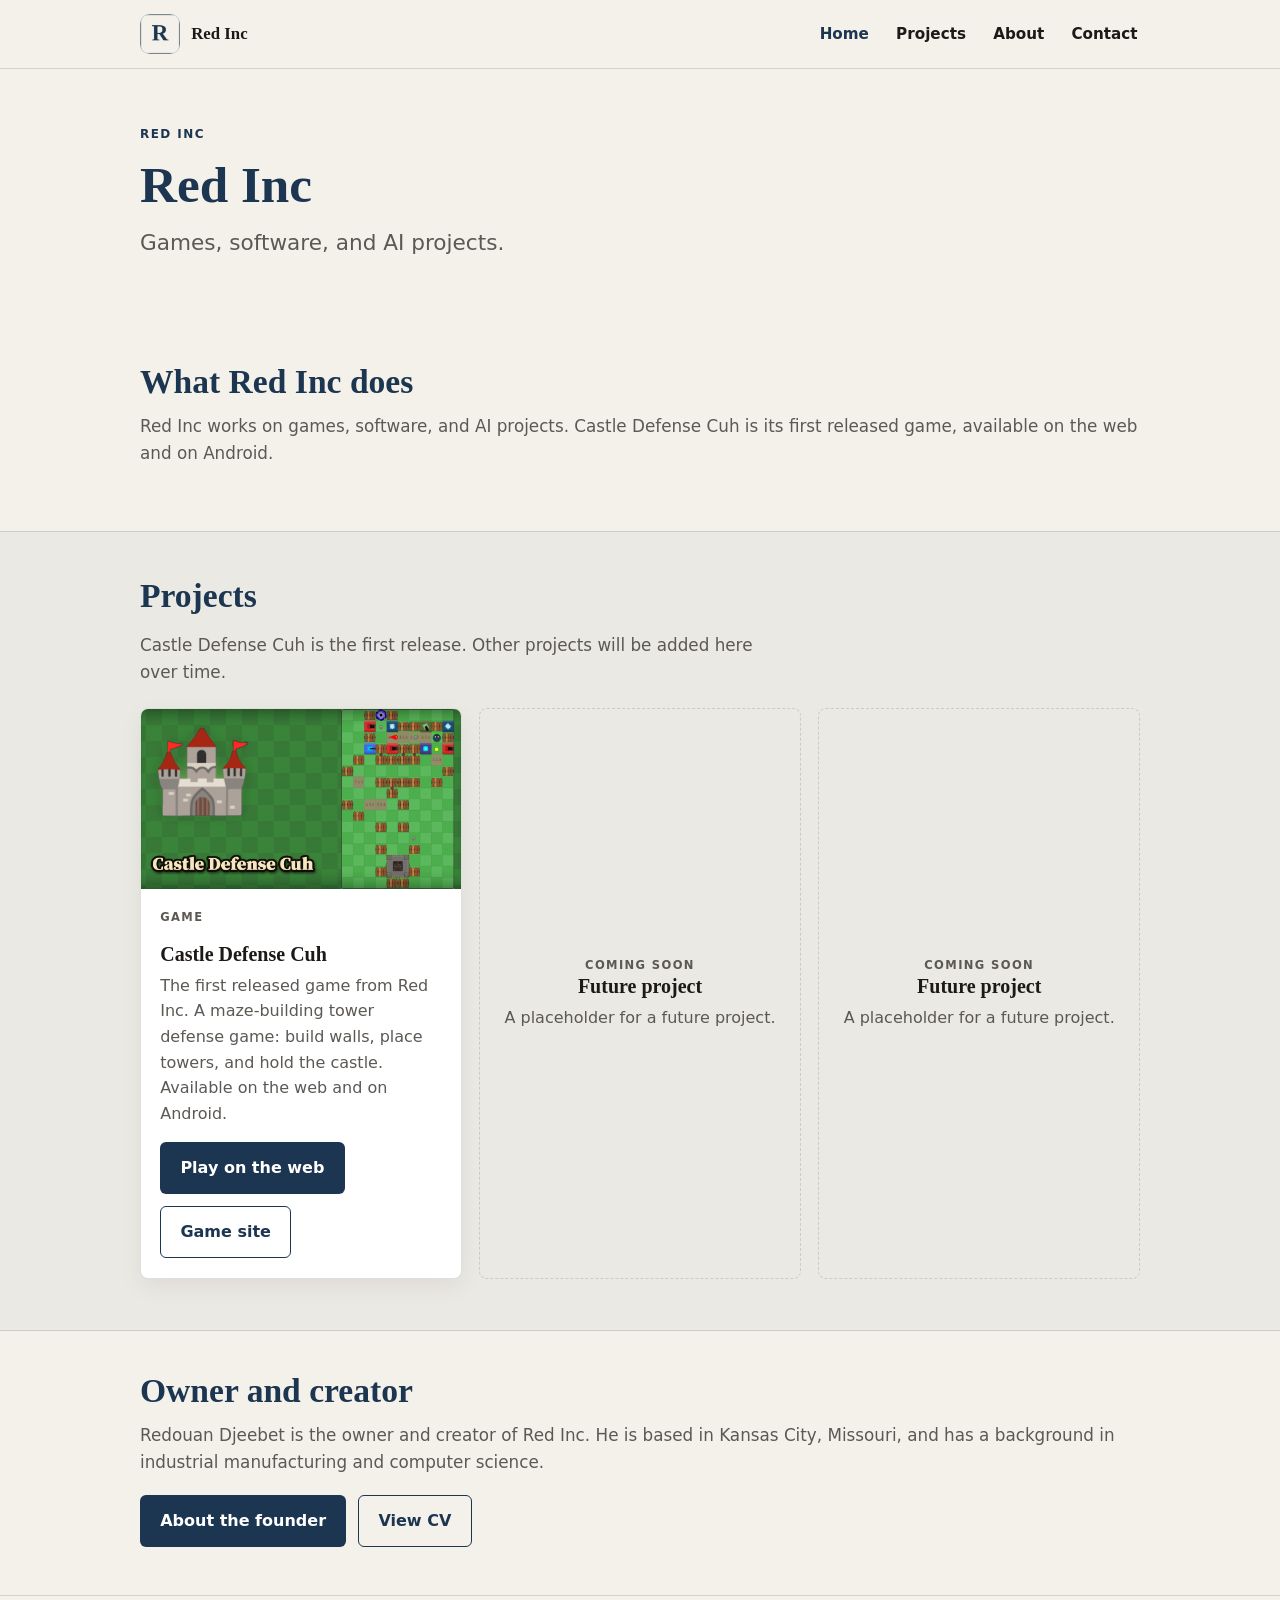
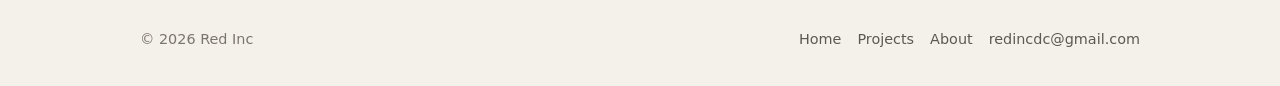
<file: index.html>
<!DOCTYPE html>
<html lang="en">
<head>
  <meta charset="utf-8">
  <meta name="viewport" content="width=device-width, initial-scale=1, viewport-fit=cover">
  <title>Red Inc</title>
  <meta name="description" content="Red Inc works on games, software, and AI projects. Castle Defense Cuh is its first released game.">
  <meta name="theme-color" content="#f4f1ea">
  <link rel="icon" href="/favicon.ico" sizes="any">
  <link rel="icon" type="image/png" sizes="32x32" href="/favicon-32.png">
  <link rel="apple-touch-icon" href="/apple-touch-icon.png">
  <meta property="og:title" content="Red Inc">
  <meta property="og:description" content="Red Inc works on games, software, and AI projects. Castle Defense Cuh is its first released game.">
  <meta property="og:image" content="/assets/og.png">
  <meta property="og:type" content="website">
  <link rel="stylesheet" href="/style.css">
</head>
<body>
  <a class="skip" href="#main">Skip to content</a>
  <header class="site-header">
    <div class="wrap header-inner">
      <a class="brand" href="/">
        <img src="/assets/logo.png" width="40" height="40" alt="">
        <span class="brand-name">Red Inc</span>
      </a>
      <input type="checkbox" id="nav-toggle" class="nav-toggle">
      <label for="nav-toggle" class="nav-toggle-btn" aria-label="Menu">Menu</label>
      <nav class="nav" aria-label="Primary">
        <a href="/" aria-current="page">Home</a>
        <a href="/projects/">Projects</a>
        <a href="/about/">About</a>
        <a href="mailto:redincdc@gmail.com">Contact</a>
      </nav>
    </div>
  </header>

  <main id="main">
    <section class="hero">
      <div class="wrap">
        <p class="eyebrow">Red Inc</p>
        <h1>Red Inc</h1>
        <p class="subtitle">Games, software, and AI projects.</p>
      </div>
    </section>

    <section class="what-we-do" id="work">
      <div class="wrap">
        <h2>What Red Inc does</h2>
        <p>Red Inc works on games, software, and AI projects. Castle Defense Cuh is its first released game, available on the web and on Android.</p>
      </div>
    </section>

    <section class="projects-band" id="projects">
      <div class="wrap">
        <h2>Projects</h2>
        <p class="section-intro">Castle Defense Cuh is the first release. Other projects will be added here over time.</p>
        <div class="project-grid">
          <article class="project-card">
            <div class="project-media">
              <img src="/assets/cdc/og-preview.png" alt="Castle Defense Cuh: a castle, maze walls, and towers." width="1200" height="630">
            </div>
            <div class="project-body">
              <p class="project-kicker">Game</p>
              <h3>Castle Defense Cuh</h3>
              <p>The first released game from Red Inc. A maze-building tower defense game: build walls, place towers, and hold the castle. Available on the web and on Android.</p>
              <div class="cta-row">
                <a class="btn btn-primary" href="/castledefensecuh/play/">Play on the web</a>
                <a class="btn btn-ghost" href="/castledefensecuh/">Game site</a>
              </div>
            </div>
          </article>
          <article class="project-card placeholder">
            <p class="project-kicker">Coming soon</p>
            <h3>Future project</h3>
            <p>A placeholder for a future project.</p>
          </article>
          <article class="project-card placeholder">
            <p class="project-kicker">Coming soon</p>
            <h3>Future project</h3>
            <p>A placeholder for a future project.</p>
          </article>
        </div>
      </div>
    </section>

    <section class="founder-band" id="founder">
      <div class="wrap">
        <h2>Owner and creator</h2>
        <div class="founder-blurb">
          <p>Redouan Djeebet is the owner and creator of Red Inc. He is based in Kansas City, Missouri, and has a background in industrial manufacturing and computer science.</p>
        </div>
        <div class="cta-row">
          <a class="btn btn-primary" href="/about/">About the founder</a>
          <a class="btn btn-ghost" href="/cv/">View CV</a>
        </div>
      </div>
    </section>
  </main>

  <footer class="site-footer">
    <div class="wrap footer-inner">
      <p>© 2026 Red Inc</p>
      <div class="footer-links">
        <a href="/">Home</a>
        <a href="/projects/">Projects</a>
        <a href="/about/">About</a>
        <a href="mailto:redincdc@gmail.com">redincdc@gmail.com</a>
      </div>
    </div>
  </footer>
</body>
</html>
</file>
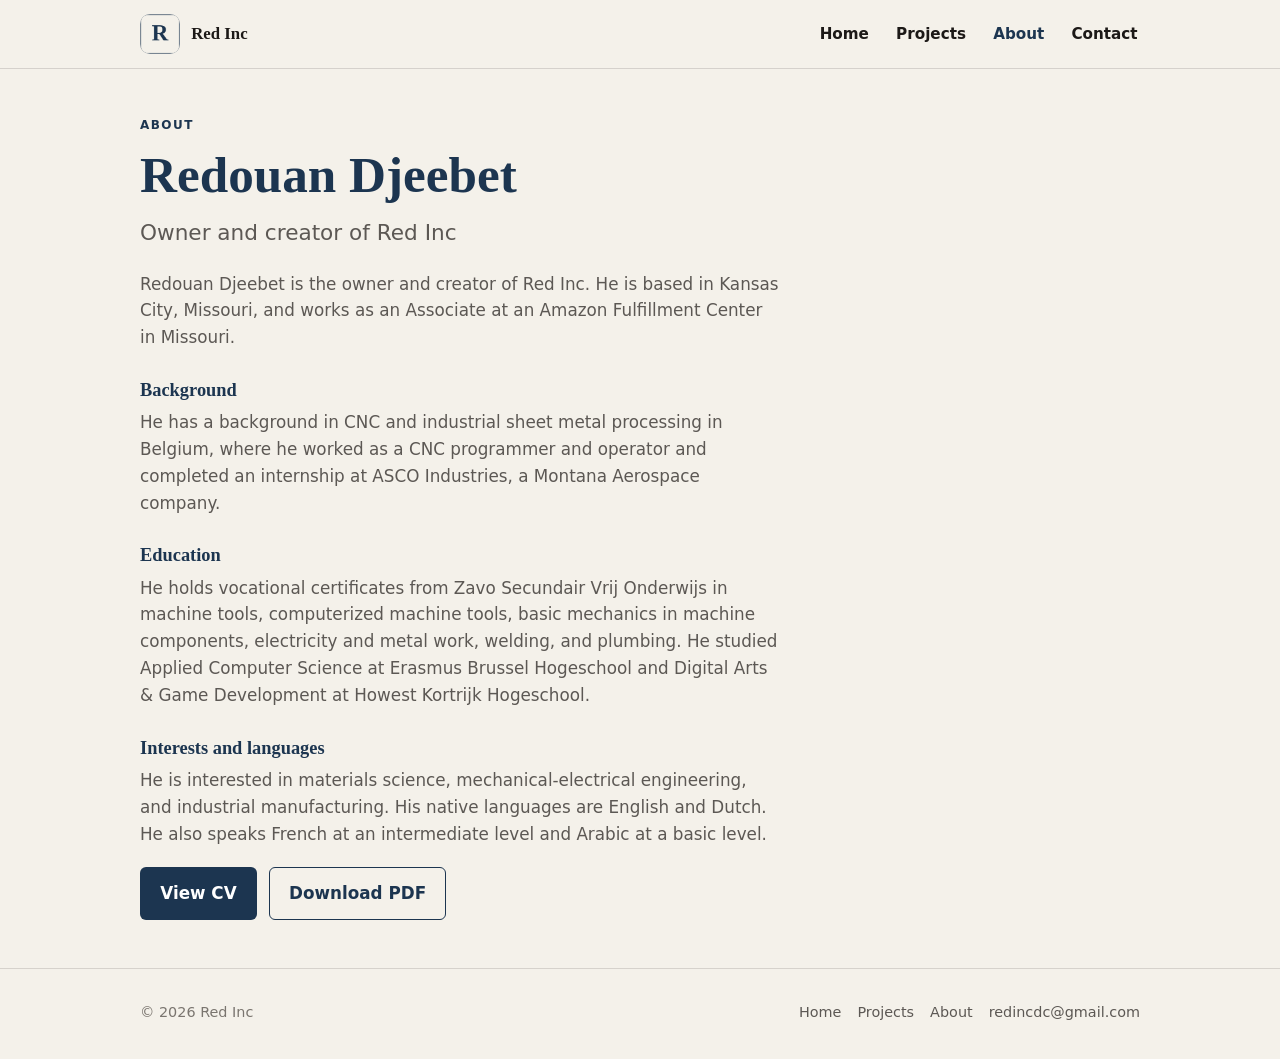
<file: about/index.html>
<!DOCTYPE html>
<html lang="en">
<head>
  <meta charset="utf-8">
  <meta name="viewport" content="width=device-width, initial-scale=1, viewport-fit=cover">
  <title>About — Red Inc</title>
  <meta name="description" content="Redouan Djeebet is the owner and creator of Red Inc.">
  <meta name="theme-color" content="#f4f1ea">
  <link rel="icon" href="/favicon.ico" sizes="any">
  <link rel="icon" type="image/png" sizes="32x32" href="/favicon-32.png">
  <link rel="apple-touch-icon" href="/apple-touch-icon.png">
  <meta property="og:title" content="About — Red Inc">
  <meta property="og:description" content="Redouan Djeebet is the owner and creator of Red Inc.">
  <meta property="og:image" content="/assets/og.png">
  <meta property="og:type" content="website">
  <link rel="stylesheet" href="/style.css">
</head>
<body>
  <a class="skip" href="#main">Skip to content</a>
  <header class="site-header">
    <div class="wrap header-inner">
      <a class="brand" href="/">
        <img src="/assets/logo.png" width="40" height="40" alt="">
        <span class="brand-name">Red Inc</span>
      </a>
      <input type="checkbox" id="nav-toggle" class="nav-toggle">
      <label for="nav-toggle" class="nav-toggle-btn" aria-label="Menu">Menu</label>
      <nav class="nav" aria-label="Primary">
        <a href="/">Home</a>
        <a href="/projects/">Projects</a>
        <a href="/about/" aria-current="page">About</a>
        <a href="mailto:redincdc@gmail.com">Contact</a>
      </nav>
    </div>
  </header>

  <main id="main" class="page-body">
    <div class="wrap">
      <p class="eyebrow">About</p>
      <h1>Redouan Djeebet</h1>
      <p class="subtitle">Owner and creator of Red Inc</p>
      <div class="prose">
        <p>Redouan Djeebet is the owner and creator of Red Inc. He is based in Kansas City, Missouri, and works as an Associate at an Amazon Fulfillment Center in Missouri.</p>
        <h2>Background</h2>
        <p>He has a background in CNC and industrial sheet metal processing in Belgium, where he worked as a CNC programmer and operator and completed an internship at ASCO Industries, a Montana Aerospace company.</p>
        <h2>Education</h2>
        <p>He holds vocational certificates from Zavo Secundair Vrij Onderwijs in machine tools, computerized machine tools, basic mechanics in machine components, electricity and metal work, welding, and plumbing. He studied Applied Computer Science at Erasmus Brussel Hogeschool and Digital Arts &amp; Game Development at Howest Kortrijk Hogeschool.</p>
        <h2>Interests and languages</h2>
        <p>He is interested in materials science, mechanical-electrical engineering, and industrial manufacturing. His native languages are English and Dutch. He also speaks French at an intermediate level and Arabic at a basic level.</p>
        <div class="cta-row">
          <a class="btn btn-primary" href="/cv/">View CV</a>
          <a class="btn btn-ghost" href="/cv/Redouan-Djeebet-CV.pdf" download="Redouan-Djeebet-CV.pdf">Download PDF</a>
        </div>
      </div>
    </div>
  </main>

  <footer class="site-footer">
    <div class="wrap footer-inner">
      <p>© 2026 Red Inc</p>
      <div class="footer-links">
        <a href="/">Home</a>
        <a href="/projects/">Projects</a>
        <a href="/about/">About</a>
        <a href="mailto:redincdc@gmail.com">redincdc@gmail.com</a>
      </div>
    </div>
  </footer>
</body>
</html>
</file>
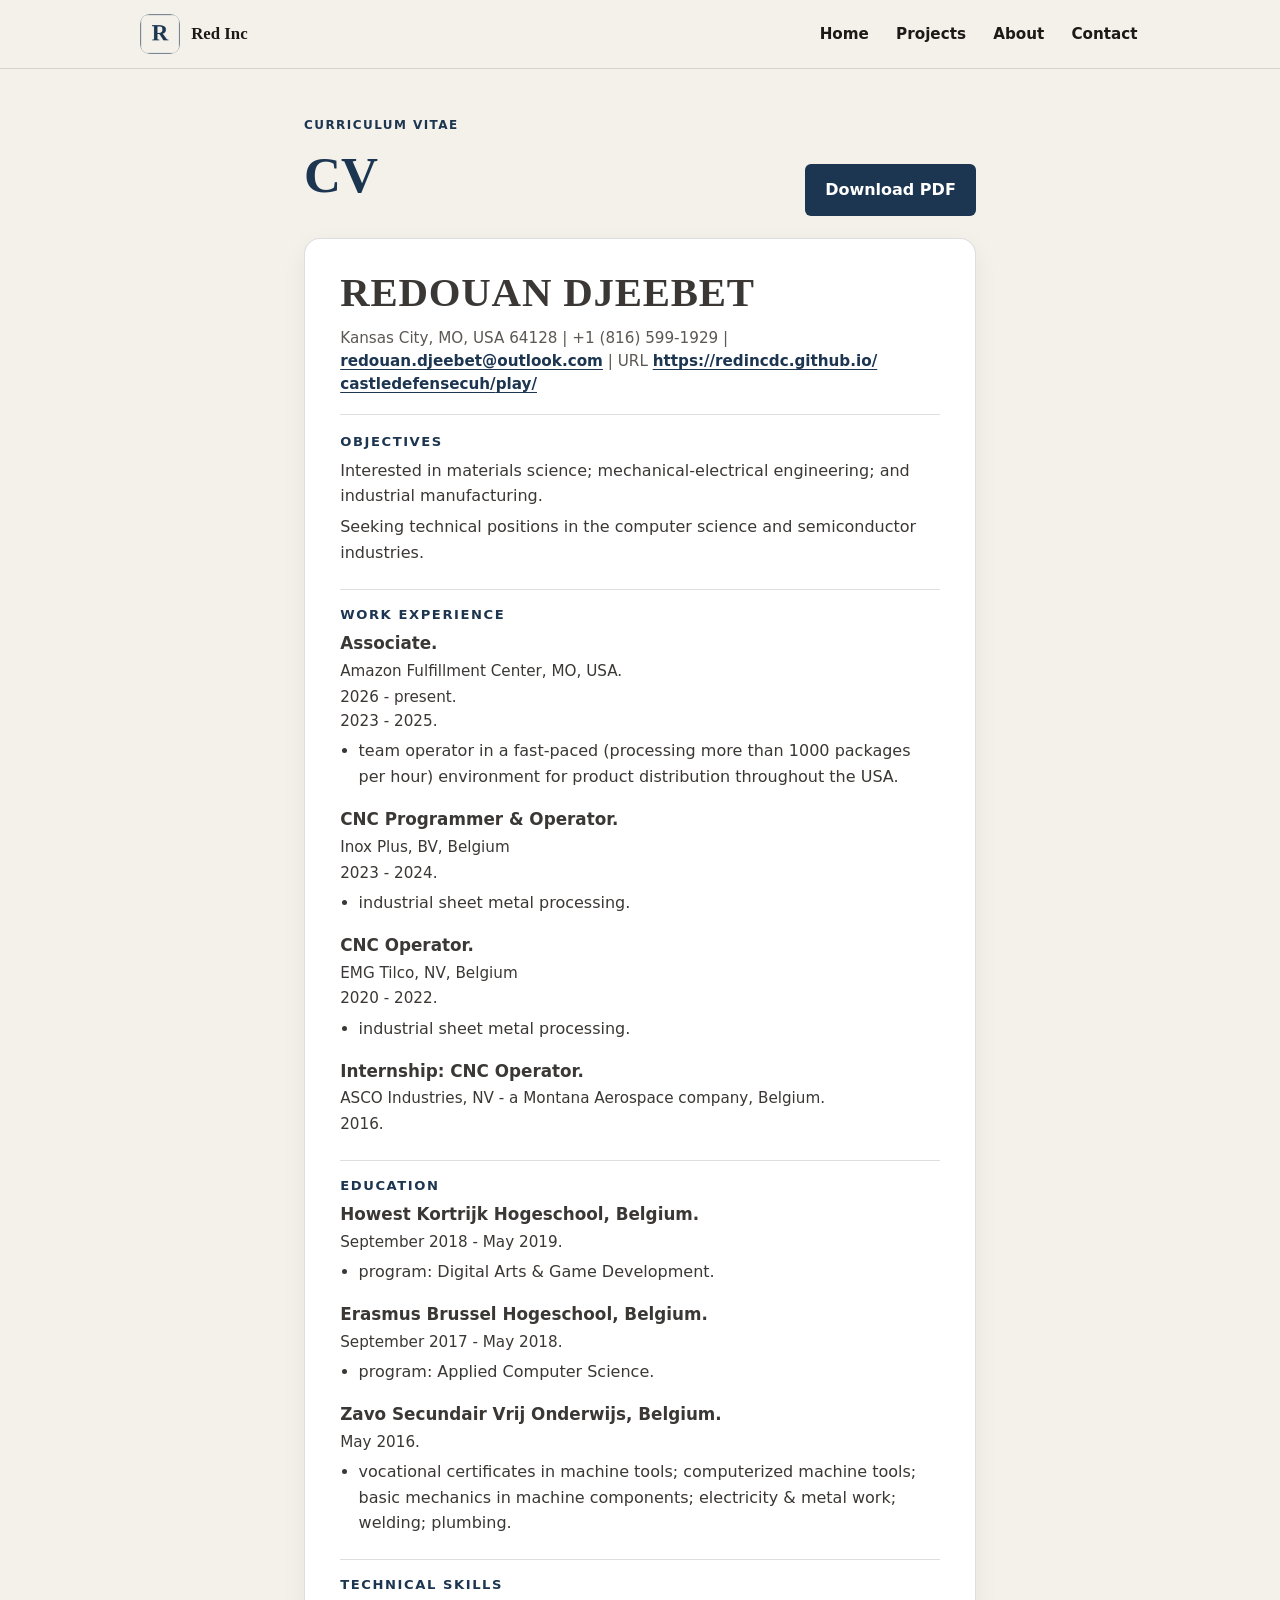
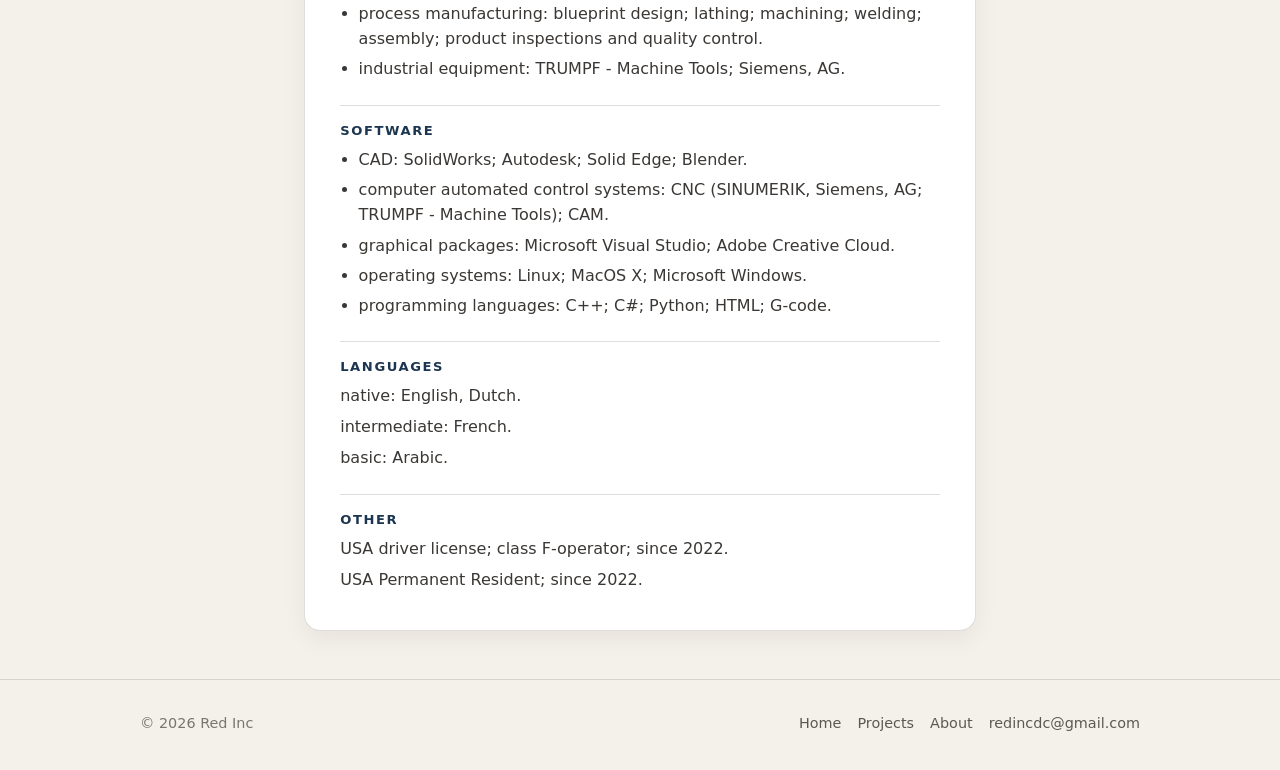
<file: cv/index.html>
<!DOCTYPE html>
<html lang="en">
<head>
  <meta charset="utf-8">
  <meta name="viewport" content="width=device-width, initial-scale=1, viewport-fit=cover">
  <title>CV — Redouan Djeebet</title>
  <meta name="description" content="CV of Redouan Djeebet, owner and creator of Red Inc.">
  <meta name="theme-color" content="#f4f1ea">
  <link rel="icon" href="/favicon.ico" sizes="any">
  <link rel="icon" type="image/png" sizes="32x32" href="/favicon-32.png">
  <link rel="apple-touch-icon" href="/apple-touch-icon.png">
  <meta property="og:title" content="CV — Redouan Djeebet">
  <meta property="og:description" content="CV of Redouan Djeebet, owner and creator of Red Inc.">
  <meta property="og:image" content="/assets/og.png">
  <meta property="og:type" content="website">
  <link rel="stylesheet" href="/style.css">
</head>
<body>
  <a class="skip" href="#main">Skip to content</a>
  <header class="site-header">
    <div class="wrap header-inner">
      <a class="brand" href="/">
        <img src="/assets/logo.png" width="40" height="40" alt="">
        <span class="brand-name">Red Inc</span>
      </a>
      <input type="checkbox" id="nav-toggle" class="nav-toggle">
      <label for="nav-toggle" class="nav-toggle-btn" aria-label="Menu">Menu</label>
      <nav class="nav" aria-label="Primary">
        <a href="/">Home</a>
        <a href="/projects/">Projects</a>
        <a href="/about/">About</a>
        <a href="mailto:redincdc@gmail.com">Contact</a>
      </nav>
    </div>
  </header>

<main id="main" class="page-body">
    <div class="wrap">
      <div class="cv-toolbar">
        <div>
          <p class="eyebrow">Curriculum vitae</p>
          <h1>CV</h1>
        </div>
        <a class="btn btn-primary cv-download" href="/cv/Redouan-Djeebet-CV.pdf" download="Redouan-Djeebet-CV.pdf">Download PDF</a>
      </div>

      <article class="cv-panel">
              <p class="cv-name">REDOUAN DJEEBET</p>

              <!-- CONTACT: swap this whole #cv-contact block if Red wants only redincdc@gmail.com shown. -->
              <div id="cv-contact">
                <p>Kansas City, MO, USA 64128 | +1 (816) 599-1929 | <a href="mailto:redouan.djeebet@outlook.com">redouan.djeebet@outlook.com</a> | URL <a href="https://redincdc.github.io/castledefensecuh/play/">https://redincdc.github.io/<wbr>castledefensecuh/<wbr>play/</a></p>
              </div>

              
              <section class="cv-section">
              <h2>Objectives</h2>
              
              <div class="cv-lines">
                <p>Interested in materials science; mechanical-electrical engineering; and industrial manufacturing.</p>
                <p>Seeking technical positions in the computer science and semiconductor industries.</p>
              </div>
              </section>

              <section class="cv-section">
              <h2>Work Experience</h2>
              

              <div class="job">
                <p class="job-title">Associate.</p>
                <p class="job-place">Amazon Fulfillment Center, MO, USA.</p>
                <p class="job-dates">2026 - present.
      2023 - 2025.</p>
                <ul>
                  <li>team operator in a fast-paced (processing more than 1000 packages per hour) environment for product distribution throughout the USA.</li>
                </ul>
              </div>

              <div class="job">
                <p class="job-title">CNC Programmer &amp; Operator.</p>
                <p class="job-place">Inox Plus, BV, Belgium</p>
                <p class="job-dates">2023 - 2024.</p>
                <ul>
                  <li>industrial sheet metal processing.</li>
                </ul>
              </div>

              <div class="job">
                <p class="job-title">CNC Operator.</p>
                <p class="job-place">EMG Tilco, NV, Belgium</p>
                <p class="job-dates">2020 - 2022.</p>
                <ul>
                  <li>industrial sheet metal processing.</li>
                </ul>
              </div>

              <div class="job">
                <p class="job-title">Internship: CNC Operator.</p>
                <p class="job-place">ASCO Industries, NV - a Montana Aerospace company, Belgium.</p>
                <p class="job-dates">2016.</p>
              </div>
              </section>

              <section class="cv-section cv-keep">
              <h2>Education</h2>
              

              <div class="job">
                <p class="job-title">Howest Kortrijk Hogeschool, Belgium.</p>
                <p class="job-dates">September 2018 - May 2019.</p>
                <ul>
                  <li>program: Digital Arts &amp; Game Development.</li>
                </ul>
              </div>

              <div class="job">
                <p class="job-title">Erasmus Brussel Hogeschool, Belgium.</p>
                <p class="job-dates">September 2017 - May 2018.</p>
                <ul>
                  <li>program: Applied Computer Science.</li>
                </ul>
              </div>

              <div class="job">
                <p class="job-title">Zavo Secundair Vrij Onderwijs, Belgium.</p>
                <p class="job-dates">May 2016.</p>
                <ul>
                  <li>vocational certificates in machine tools; computerized machine tools; basic mechanics in machine components; electricity &amp; metal work; welding; plumbing.</li>
                </ul>
              </div>
              </section>

              <section class="cv-section">
              <h2>Technical Skills</h2>
              
              <ul>
                <li>process manufacturing: blueprint design; lathing; machining; welding; assembly; product inspections and quality control.</li>
                <li>industrial equipment: TRUMPF - Machine Tools; Siemens, AG.</li>
              </ul>
              </section>

              <section class="cv-section">
              <h2>Software</h2>
              
              <ul>
                <li>CAD: SolidWorks; Autodesk; Solid Edge; Blender.</li>
                <li>computer automated control systems: CNC (SINUMERIK, Siemens, AG; TRUMPF - Machine Tools); CAM.</li>
                <li>graphical packages: Microsoft Visual Studio; Adobe Creative Cloud.</li>
                <li>operating systems: Linux; MacOS X; Microsoft Windows.</li>
                <li>programming languages: C++; C#; Python; HTML; G-code.</li>
              </ul>
              </section>

              <section class="cv-section">
              <h2>Languages</h2>
              
              <div class="cv-lines">
                <p>native: English, Dutch.</p>
                <p>intermediate: French.</p>
                <p>basic: Arabic.</p>
              </div>
              </section>

              <section class="cv-section">
              <h2>Other</h2>
              
              <div class="cv-lines">
                <p>USA driver license; class F-operator; since 2022.</p>
                <p>USA Permanent Resident; since 2022.</p>
              </div>
              </section>
      </article>
    </div>
  </main>

  <footer class="site-footer">
    <div class="wrap footer-inner">
      <p>© 2026 Red Inc</p>
      <div class="footer-links">
        <a href="/">Home</a>
        <a href="/projects/">Projects</a>
        <a href="/about/">About</a>
        <a href="mailto:redincdc@gmail.com">redincdc@gmail.com</a>
      </div>
    </div>
  </footer>
</body>
</html>
</file>
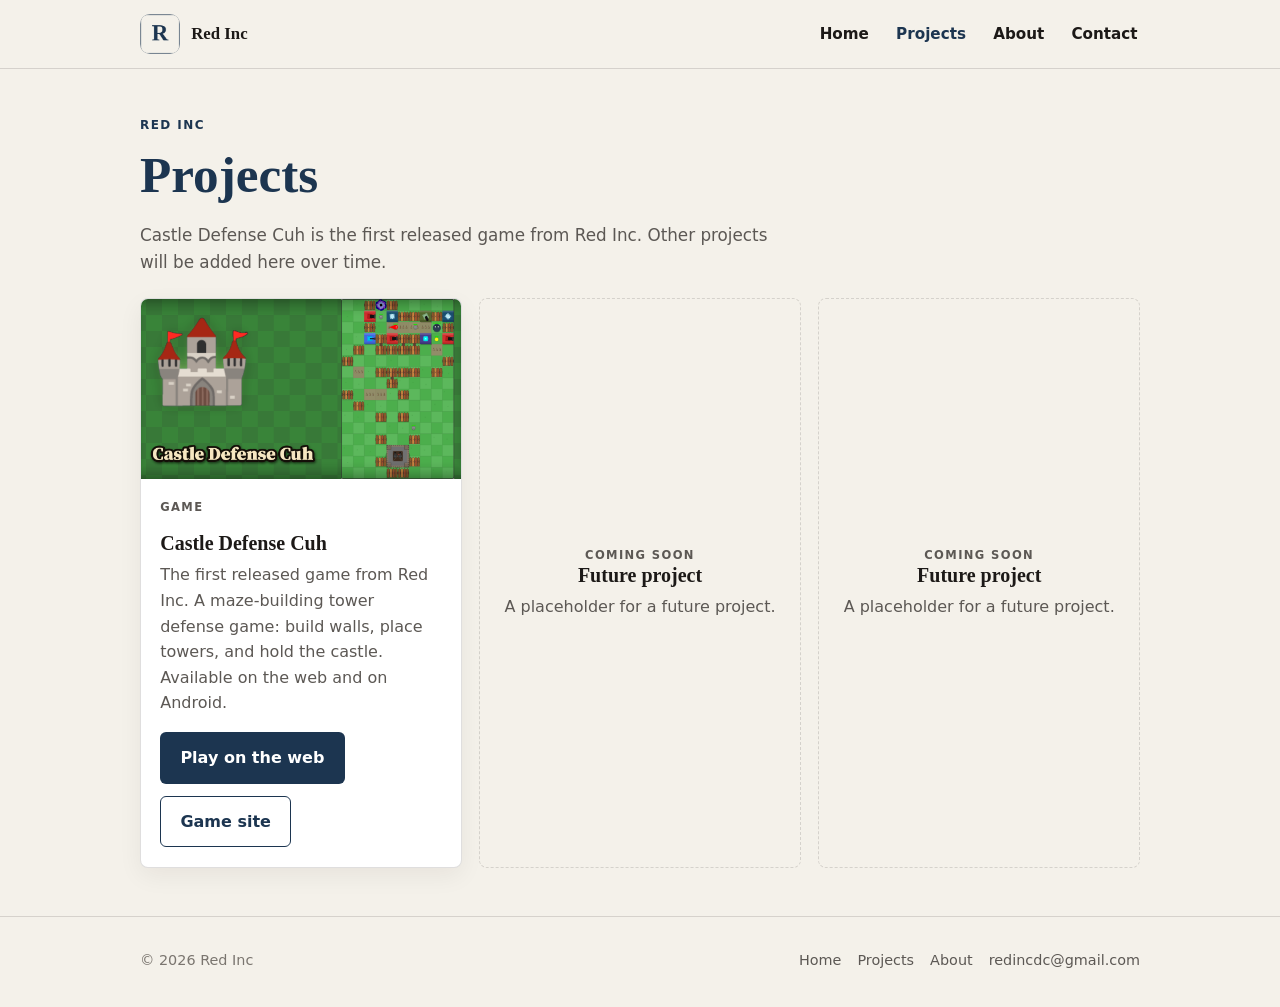
<file: portfolio/index.html>
<!DOCTYPE html>
<html lang="en">
<head>
  <meta charset="utf-8">
  <meta http-equiv="refresh" content="0; url=/projects/">
  <link rel="canonical" href="/projects/">
  <title>Projects — Redouan Djeebet</title>
  <script>location.replace("/projects/");</script>
</head>
<body>
  <p>This page has moved to <a href="/projects/">Projects</a>.</p>
</body>
</html>
</file>
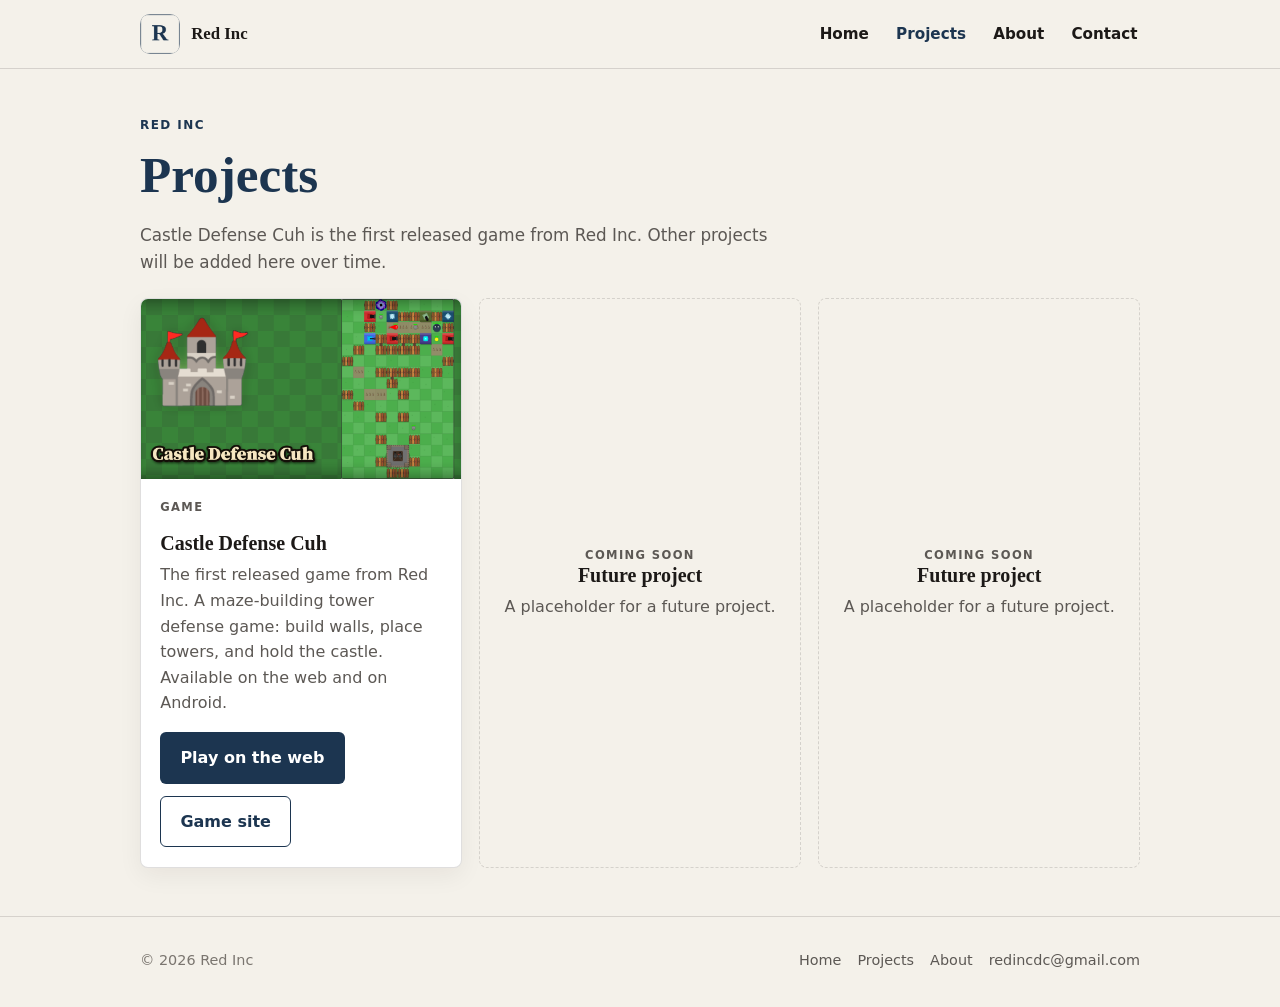
<file: projects/index.html>
<!DOCTYPE html>
<html lang="en">
<head>
  <meta charset="utf-8">
  <meta name="viewport" content="width=device-width, initial-scale=1, viewport-fit=cover">
  <title>Projects — Red Inc</title>
  <meta name="description" content="Projects from Red Inc, including Castle Defense Cuh, its first released game.">
  <meta name="theme-color" content="#f4f1ea">
  <link rel="icon" href="/favicon.ico" sizes="any">
  <link rel="icon" type="image/png" sizes="32x32" href="/favicon-32.png">
  <link rel="apple-touch-icon" href="/apple-touch-icon.png">
  <meta property="og:title" content="Projects — Red Inc">
  <meta property="og:description" content="Projects from Red Inc, including Castle Defense Cuh, its first released game.">
  <meta property="og:image" content="/assets/og.png">
  <meta property="og:type" content="website">
  <link rel="stylesheet" href="/style.css">
</head>
<body>
  <a class="skip" href="#main">Skip to content</a>
  <header class="site-header">
    <div class="wrap header-inner">
      <a class="brand" href="/">
        <img src="/assets/logo.png" width="40" height="40" alt="">
        <span class="brand-name">Red Inc</span>
      </a>
      <input type="checkbox" id="nav-toggle" class="nav-toggle">
      <label for="nav-toggle" class="nav-toggle-btn" aria-label="Menu">Menu</label>
      <nav class="nav" aria-label="Primary">
        <a href="/">Home</a>
        <a href="/projects/" aria-current="page">Projects</a>
        <a href="/about/">About</a>
        <a href="mailto:redincdc@gmail.com">Contact</a>
      </nav>
    </div>
  </header>

  <main id="main" class="page-body">
    <div class="wrap">
      <p class="eyebrow">Red Inc</p>
      <h1>Projects</h1>
      <p class="page-lead">Castle Defense Cuh is the first released game from Red Inc. Other projects will be added here over time.</p>
      <div class="project-grid">
          <article class="project-card">
            <div class="project-media">
              <img src="/assets/cdc/og-preview.png" alt="Castle Defense Cuh: a castle, maze walls, and towers." width="1200" height="630">
            </div>
            <div class="project-body">
              <p class="project-kicker">Game</p>
              <h3>Castle Defense Cuh</h3>
              <p>The first released game from Red Inc. A maze-building tower defense game: build walls, place towers, and hold the castle. Available on the web and on Android.</p>
              <div class="cta-row">
                <a class="btn btn-primary" href="/castledefensecuh/play/">Play on the web</a>
                <a class="btn btn-ghost" href="/castledefensecuh/">Game site</a>
              </div>
            </div>
          </article>
          <article class="project-card placeholder">
            <p class="project-kicker">Coming soon</p>
            <h3>Future project</h3>
            <p>A placeholder for a future project.</p>
          </article>
          <article class="project-card placeholder">
            <p class="project-kicker">Coming soon</p>
            <h3>Future project</h3>
            <p>A placeholder for a future project.</p>
          </article>
      </div>
    </div>
  </main>

  <footer class="site-footer">
    <div class="wrap footer-inner">
      <p>© 2026 Red Inc</p>
      <div class="footer-links">
        <a href="/">Home</a>
        <a href="/projects/">Projects</a>
        <a href="/about/">About</a>
        <a href="mailto:redincdc@gmail.com">redincdc@gmail.com</a>
      </div>
    </div>
  </footer>
</body>
</html>
</file>
<file: style.css>
/* Red Inc — company site
   Clean, corporate. No webfonts, no trackers, no third-party requests. */

:root {
  --bg: #f4f1ea;
  --bg-soft: #ece8e0;
  --panel: #ffffff;
  --ink: #1c1917;
  --muted: #5c5854;
  --faint: #7a756f;
  --accent: #1c3550;
  --accent-2: #15283c;
  --line: rgba(28, 25, 23, 0.14);
  --max: 1000px;
  --radius: 8px;
  --shadow: 0 8px 24px rgba(28, 25, 23, 0.06);
  --font: "Segoe UI", system-ui, -apple-system, Roboto, Ubuntu, Cantarell, "Noto Sans", sans-serif;
  --display: Georgia, "Palatino Linotype", Palatino, "Book Antiqua", "Times New Roman", serif;
}

*, *::before, *::after { box-sizing: border-box; }
html { scroll-behavior: smooth; color-scheme: light; }
@media (prefers-reduced-motion: reduce) {
  html { scroll-behavior: auto; }
  *, *::before, *::after { animation: none !important; transition: none !important; }
}

body {
  margin: 0;
  font-family: var(--font);
  background: var(--bg);
  color: var(--ink);
  line-height: 1.6;
  -webkit-font-smoothing: antialiased;
  text-rendering: optimizeLegibility;
  padding-left: env(safe-area-inset-left);
  padding-right: env(safe-area-inset-right);
}

img { max-width: 100%; height: auto; display: block; }
a { color: var(--accent); text-underline-offset: 3px; }
a:hover { color: var(--accent-2); }
:focus-visible { outline: 2px solid var(--accent); outline-offset: 3px; }

.wrap, .container {
  width: min(100% - 2.5rem, var(--max));
  margin-inline: auto;
}

/* ----- header ----- */
.site-header {
  position: sticky;
  top: 0;
  z-index: 40;
  background: color-mix(in srgb, var(--bg) 90%, transparent);
  backdrop-filter: blur(12px);
  border-bottom: 1px solid var(--line);
  padding-top: env(safe-area-inset-top);
}
.header-inner {
  display: flex;
  align-items: center;
  justify-content: space-between;
  gap: 1rem;
  min-height: 4.25rem;
}
.brand {
  display: flex;
  align-items: center;
  gap: 0.7rem;
  color: inherit;
  text-decoration: none;
  font-family: var(--display);
  font-weight: 700;
  font-size: 1.1rem;
}
.brand img, .logo {
  width: 40px;
  height: 40px;
  border-radius: 10px;
}
.brand-name { font-size: 1.05rem; }

.nav-toggle { position: absolute; opacity: 0; pointer-events: none; width: 0; height: 0; }
.nav-toggle-btn {
  display: none;
  align-items: center;
  justify-content: center;
  background: var(--panel);
  color: var(--ink);
  border: 1px solid var(--line);
  border-radius: 10px;
  min-height: 44px;
  min-width: 44px;
  padding: 0.45rem 0.75rem;
  font: inherit;
  font-weight: 600;
  cursor: pointer;
}
.nav {
  display: flex;
  gap: 0.2rem 1.4rem;
  align-items: center;
  flex-wrap: wrap;
}
.nav a {
  color: var(--ink);
  text-decoration: none;
  font-size: 0.95rem;
  font-weight: 600;
  padding: 0.45rem 0.15rem;
}
.nav a:hover,
.nav a[aria-current="page"] { color: var(--accent); }

@media (max-width: 760px) {
  .nav-toggle-btn { display: inline-flex; }
  .nav {
    display: none;
    position: absolute;
    left: 0; right: 0;
    top: 100%;
    flex-direction: column;
    align-items: stretch;
    gap: 0;
    background: var(--bg);
    border-bottom: 1px solid var(--line);
    padding: 0.5rem 1.25rem 1rem;
  }
  .nav-toggle:checked ~ .nav { display: flex; }
  .nav a {
    padding: 0.85rem 0.2rem;
    border-bottom: 1px solid var(--line);
    min-height: 44px;
    display: flex;
    align-items: center;
  }
  .header-inner { position: relative; }
}

/* ----- typography / sections ----- */
.eyebrow, .section-kicker, .tag {
  display: inline-block;
  font-size: 0.75rem;
  font-weight: 700;
  letter-spacing: 0.12em;
  text-transform: uppercase;
  color: var(--accent);
  margin: 0 0 0.7rem;
}
h1, h2, h3 {
  font-family: var(--display);
  font-weight: 700;
  color: var(--accent);
  line-height: 1.15;
  margin: 0 0 0.7rem;
}
h1 { font-size: clamp(2.2rem, 6vw, 3.2rem); }
h2 { font-size: clamp(1.6rem, 3.5vw, 2.1rem); }
h3 { font-size: 1.25rem; color: var(--ink); }
.subtitle, .lede {
  font-size: clamp(1.15rem, 2.4vw, 1.35rem);
  color: var(--muted);
  margin: 0 0 1.25rem;
  max-width: 38rem;
}
.prose, .section-intro, .page-lead { max-width: 40rem; color: var(--muted); font-size: 1.05rem; }
.prose p, .what-we-do p, .founder-blurb p { color: var(--muted); font-size: 1.05rem; margin: 0 0 1rem; }
.prose p:last-child { margin-bottom: 0; }
.prose h2 { font-size: 1.15rem; margin: 1.8rem 0 0.5rem; color: var(--accent); }

.hero { padding: 3.2rem 0 2.6rem; }
.what-we-do, .founder-band, .page-body, .projects-band { padding: 2.6rem 0 3rem; }
.projects-band, .band {
  background: color-mix(in srgb, var(--accent) 4%, var(--bg));
  border-top: 1px solid var(--line);
  border-bottom: 1px solid var(--line);
  padding: 2.8rem 0 3.2rem;
}

.cta-row {
  display: flex;
  flex-wrap: wrap;
  gap: 0.75rem;
  margin-top: 1.2rem;
}
.btn {
  display: inline-flex;
  align-items: center;
  justify-content: center;
  gap: 0.45rem;
  font: inherit;
  font-weight: 700;
  text-decoration: none;
  border-radius: 6px;
  padding: 0.75rem 1.2rem;
  min-height: 44px;
  border: 1px solid transparent;
  cursor: pointer;
}
.btn-primary, .btn { background: var(--accent); color: #fff; }
.btn-primary:hover, .btn:hover { background: var(--accent-2); color: #fff; }
.btn-ghost, .btn-outline {
  background: transparent;
  color: var(--accent);
  border-color: var(--accent);
}
.btn-ghost:hover, .btn-outline:hover { background: var(--accent); color: #fff; }

/* ----- project cards ----- */
.project-grid {
  display: grid;
  gap: 1.1rem;
  grid-template-columns: 1fr;
  margin-top: 1.4rem;
}
@media (min-width: 760px) {
  .project-grid { grid-template-columns: repeat(3, 1fr); }
}
.project-card {
  background: var(--panel);
  border: 1px solid var(--line);
  border-radius: var(--radius);
  padding: 0;
  overflow: hidden;
  box-shadow: var(--shadow);
  display: flex;
  flex-direction: column;
  min-width: 0;
}
.project-media img {
  width: 100%;
  aspect-ratio: 16 / 9;
  object-fit: cover;
  background: var(--bg-soft);
}
.project-body { padding: 1.2rem 1.2rem 1.25rem; display: flex; flex-direction: column; flex: 1; }
.project-kicker {
  color: var(--accent);
  font-size: 0.72rem;
  font-weight: 700;
  letter-spacing: 0.12em;
  text-transform: uppercase;
  margin: 0 0 0.35rem;
}
.project-card h3 { margin: 0 0 0.45rem; }
.project-card p { margin: 0 0 1rem; color: var(--muted); }
.project-card .cta-row { margin-top: auto; margin-bottom: 0; }
.project-card.placeholder {
  border-style: dashed;
  background: transparent;
  box-shadow: none;
  min-height: 200px;
  justify-content: center;
  padding: 1.5rem 1.25rem;
  text-align: center;
}
.project-card.placeholder p { margin: 0; }

/* ----- CV (unchanged document styles) ----- */
.cv-toolbar {
  display: flex;
  flex-wrap: wrap;
  align-items: flex-end;
  justify-content: space-between;
  gap: 1rem;
  margin: 0 auto 1.4rem;
  max-width: 42rem;
}
.cv-download { flex: 0 0 auto; }
.cv-panel {
  background: var(--panel);
  border: 1px solid var(--line);
  border-radius: 16px;
  padding: 1.5rem 1.25rem 1.8rem;
  box-shadow: var(--shadow);
  max-width: 42rem;
  margin-inline: auto;
}
@media (min-width: 700px) {
  .cv-panel { padding: 2rem 2.2rem 2.3rem; }
}
.cv-name {
  font-family: var(--display);
  font-size: clamp(1.85rem, 5vw, 2.55rem);
  font-weight: 700;
  letter-spacing: 0.02em;
  line-height: 1.1;
  margin: 0 0 0.7rem;
  color: var(--ink);
}
#cv-contact {
  margin: 0 0 0.2rem;
  padding-bottom: 1.15rem;
  border-bottom: 1px solid var(--line);
}
#cv-contact p {
  margin: 0;
  color: var(--muted);
  font-size: 0.95rem;
  overflow-wrap: break-word;
  line-height: 1.5;
}
#cv-contact a { font-weight: 600; }
.cv-panel h2 {
  font-size: 0.82rem;
  letter-spacing: 0.12em;
  text-transform: uppercase;
  color: var(--accent);
  font-family: var(--font);
  font-weight: 700;
  margin: 1.45rem 0 0.55rem;
  padding-top: 1.05rem;
  border-top: 1px solid var(--line);
}
.cv-section { padding: 0; }
.cv-panel .cv-section:first-of-type h2 {
  border-top: 0;
  margin-top: 1.15rem;
  padding-top: 0;
}
.cv-panel p, .cv-panel li { color: #3a3734; }
.cv-panel ul { padding-left: 1.15rem; margin: 0.3rem 0 0; }
.cv-panel li { margin: 0.28rem 0; }
.cv-lines p { margin: 0 0 0.35rem; }
.cv-lines p:last-child { margin-bottom: 0; }
.job { margin: 0 0 1.05rem; }
.job:last-child { margin-bottom: 0; }
.job-title {
  margin: 0;
  font-size: 1.05rem;
  font-weight: 700;
  color: var(--ink);
  font-family: var(--font);
}
.job-place, .job-dates {
  color: var(--muted);
  margin: 0.1rem 0 0;
  font-size: 0.95rem;
}
.job-dates { white-space: pre-line; }

/* ----- 404 ----- */
.simple-page { padding: 4rem 0 5rem; text-align: center; }
.simple-page h1 { margin-bottom: 0.6rem; }
.simple-page p { color: var(--muted); margin: 0 auto 1.4rem; max-width: 28rem; }
.simple-page .cta-row { justify-content: center; }

/* ----- footer ----- */
.site-footer {
  border-top: 1px solid var(--line);
  padding: 2rem 0 calc(2.2rem + env(safe-area-inset-bottom));
  color: var(--faint);
  font-size: 0.9rem;
}
.footer-inner {
  display: flex;
  flex-wrap: wrap;
  gap: 0.8rem 1.6rem;
  justify-content: space-between;
  align-items: center;
}
.footer-inner p { margin: 0; }
.footer-links { display: flex; gap: 1rem; flex-wrap: wrap; }
.footer-links a { color: var(--muted); text-decoration: none; }
.footer-links a:hover { color: var(--accent); }

.skip, .skip-link {
  position: absolute;
  left: -999px;
  top: 0;
  background: var(--accent);
  color: #fff;
  padding: 0.5rem 0.8rem;
  z-index: 100;
}
.skip:focus, .skip-link:focus { left: 0.5rem; top: 0.5rem; }

@page { size: letter; margin: 0.6in; }

@media print {
  html, body { background: #fff; color: #111; }
  .site-header, .site-footer, .skip, .skip-link, .cv-toolbar, .nav-toggle-btn { display: none !important; }
  .page-body { padding: 0; background: #fff; border: 0; }
  .wrap, .container { width: 100%; }
  .cv-panel {
    box-shadow: none;
    border: 0;
    border-radius: 0;
    background: #fff;
    color: #111;
    max-width: none;
    padding: 0;
  }
  .cv-name { color: #111; font-size: 22pt; margin-bottom: 8pt; }
  #cv-contact {
    border-bottom: 1px solid #222;
    padding-bottom: 8pt;
    margin-bottom: 2pt;
  }
  #cv-contact p,
  .cv-panel p,
  .cv-panel li,
  .job-place,
  .job-dates { color: #222; }
  .cv-panel h2 {
    color: #111;
    border-top: 1px solid #222;
    font-size: 10pt;
    margin: 11pt 0 5pt;
    padding-top: 8pt;
    letter-spacing: 0.08em;
    break-after: avoid;
  }
  .cv-section { padding: 0; }
  .cv-panel .cv-section:first-of-type h2 {
    border-top: 0;
    margin-top: 10pt;
    padding-top: 0;
  }
  .job { margin-bottom: 7pt; break-inside: avoid; }
  .cv-keep { break-inside: avoid; }
  .job-title { color: #111; font-size: 11.5pt; }
  a { color: #111; text-decoration: none; }
  #cv-contact a { text-decoration: underline; text-underline-offset: 2px; }
  * { box-shadow: none !important; text-shadow: none !important; print-color-adjust: exact; -webkit-print-color-adjust: exact; }
}
</file>
